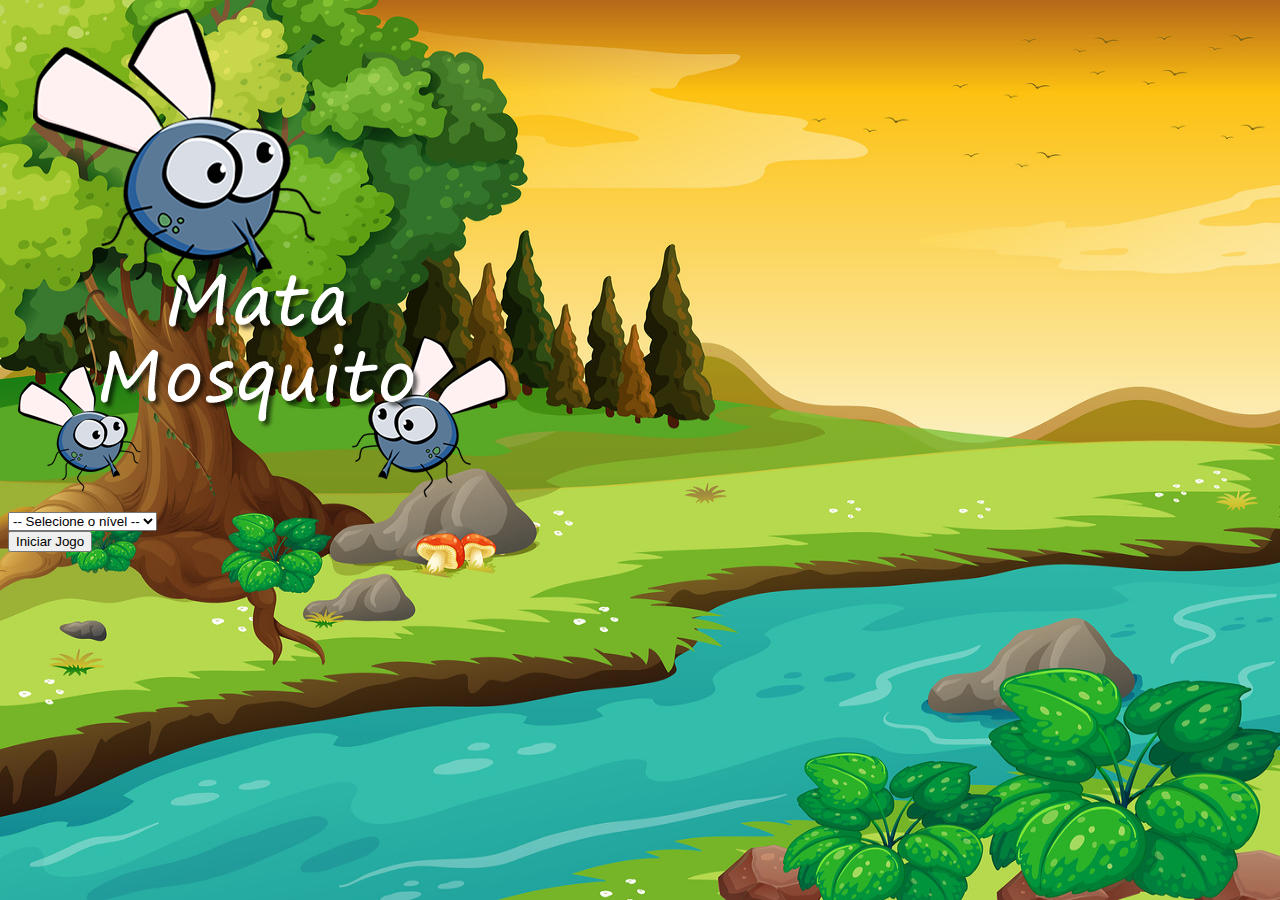
<file: index.html>
<!DOCTYPE html>
<html lang="pt-br">
<head>
    <meta charset="UTF-8">
    <title></title>

    <link href="https://cdn.jsdelivr.net/npm/bootstrap@5.3.2/dist/css/bootstrap.min.css" rel="stylesheet" integrity="sha384-T3c6CoIi6uLrA9TneNEoa7RxnatzjcDSCmG1MXxSR1GAsXEV/Dwwykc2MPK8M2HN" crossorigin="anonymous">
    <link rel="stylesheet" href="style.css">

    <script>
        function iniciarJogo(){
            var nivel = document.getElementById('nivel').value
            
            if(nivel === ''){
                alert('Selecione um nível para iniciar o jogo')
                return false
            }
            window.location.href = "app.html?" + nivel
        }
    </script>

</head>
<body>
    
    <div class="container">
        <div class="row">
            <div class="col">
                <div class="d-flex justify-content-center">
                    <img src="imagens/game.png">
                </div>
            </div>
        </div>

        <div class="row">
            <div class="col">
                <div class="d-flex justify-content-center">
                    <div class="mb-2">
                        <select class="form-control" id="nivel">
                            <option value="">-- Selecione o nível --</option>
                            <option value="normal">Normal</option>
                            <option value="dificil">Difícil</option>
                            <option value="chucknorris">Chuck Norris</option>
                        </select>
                    </div>
                </div>
            </div>
        </div>

        <div class="row">
            <div class="col">
                <div class="d-flex justify-content-center">
                    <button type="button" class="btn btn-danger btn-lg" onclick="iniciarJogo()">Iniciar Jogo</button>
                </div>
            </div>
        </div>
    </div>

</body>
</html>
</file>
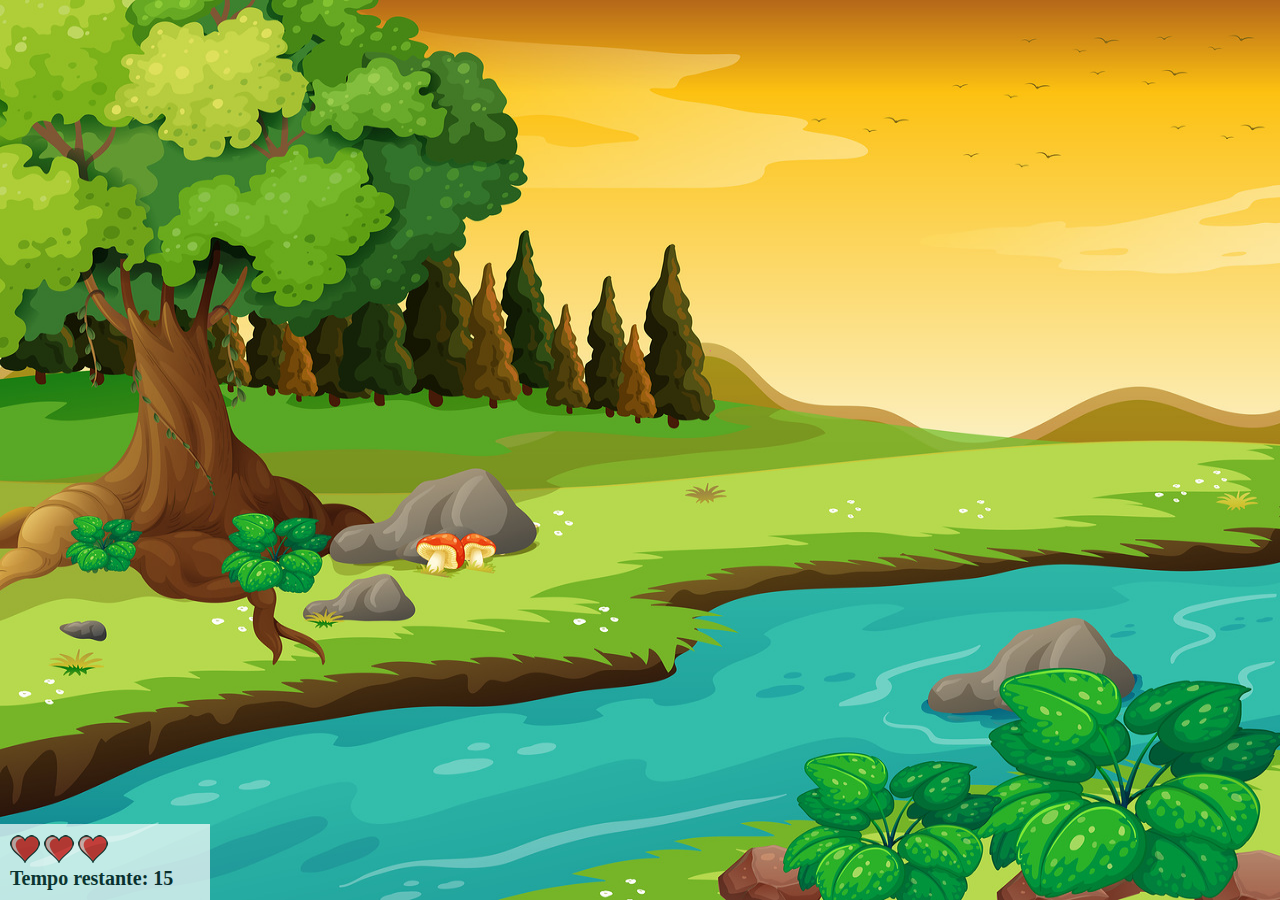
<file: app.html>
<!DOCTYPE html>
<html lang="pt-br">
    <head>
        <meta charset="UTF-8">
        <meta name="viewport" content="width=device-width, initial-scale=1.0">
        <title></title>
        <link rel="stylesheet" href="style.css">
        <script src="jogo.js"></script>
    </head>
<body onresize="ajustaTamanhoPalco()">
   
    <div class="painel">
        <div class="vidas">
            <img id="v1" src="imagens/coracao_cheio.png">
            <img id="v2" src="imagens/coracao_cheio.png">
            <img id="v3" src="imagens/coracao_cheio.png">
        </div>

        <div class="cronometro">
            Tempo restante: <span id="cronometro"></span>
        </div>
    </div>

    <script>

        document.getElementById('cronometro').innerHTML = tempo
        
        var criamosquito = setInterval( function(){
            posicaoRandomica()
        }, criamosquitotempo)
    </script>

    
</body>
</html>
</file>
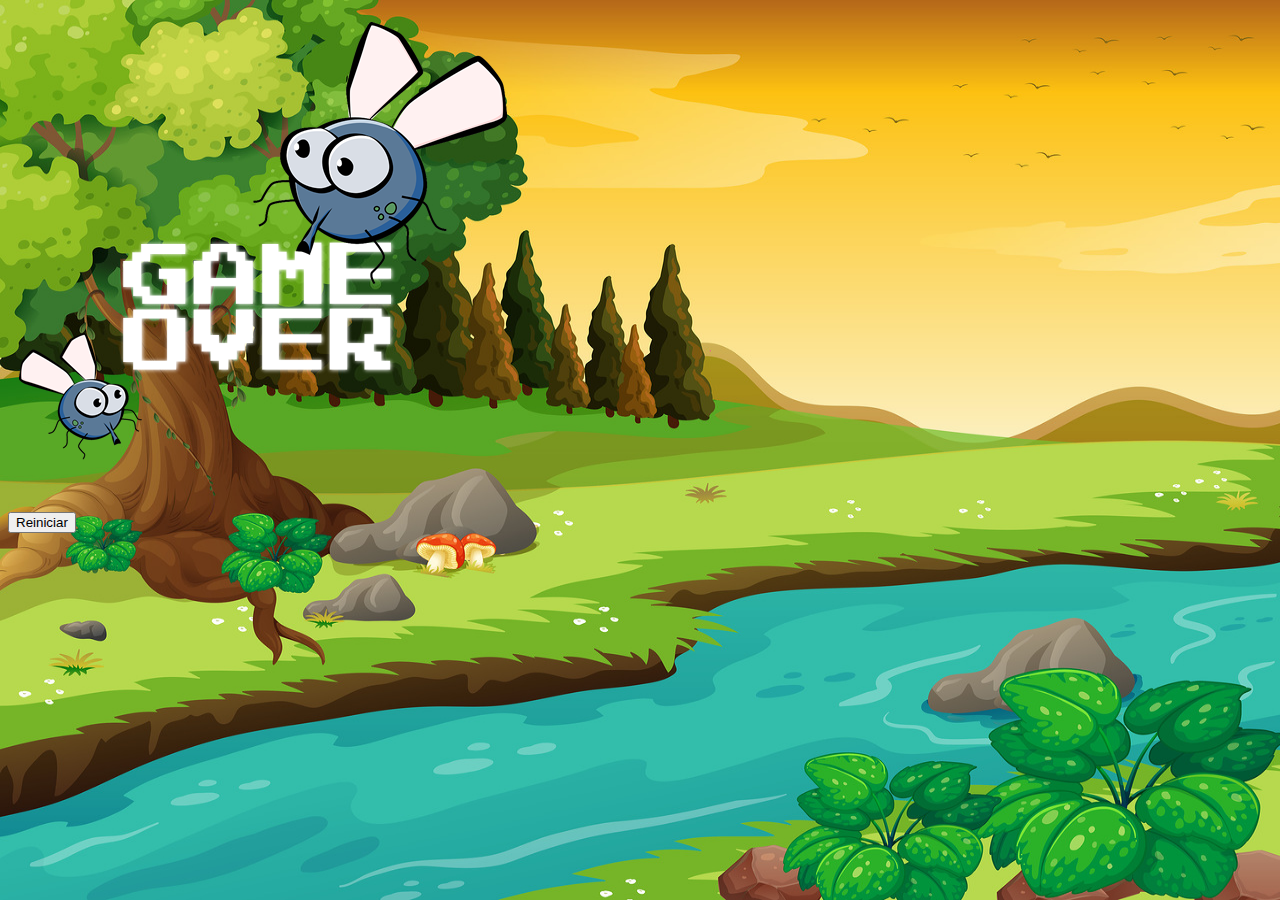
<file: fim_de_jogo.html>
<!DOCTYPE html>
<html lang="pt-br">
<head>
    <meta charset="UTF-8">
    <title></title>

    <link href="https://cdn.jsdelivr.net/npm/bootstrap@5.3.2/dist/css/bootstrap.min.css" rel="stylesheet" integrity="sha384-T3c6CoIi6uLrA9TneNEoa7RxnatzjcDSCmG1MXxSR1GAsXEV/Dwwykc2MPK8M2HN" crossorigin="anonymous">
    <link rel="stylesheet" href="style.css">

</head>
<body>
    
    <div class="container">
        <div class="row">
            <div class="col">
                <div class="d-flex justify-content-center">
                    <img src="imagens/game_over.png">
                </div>
            </div>
        </div>

        <div class="row">
            <div class="col">
                <div class="d-flex justify-content-center">
                    <button type="button" class="btn btn-dark btn-lg" onclick="window.location.href = 'index.html' ">Reiniciar</button>
                </div>
            </div>
        </div>
    </div>

</body>
</html>
</file>
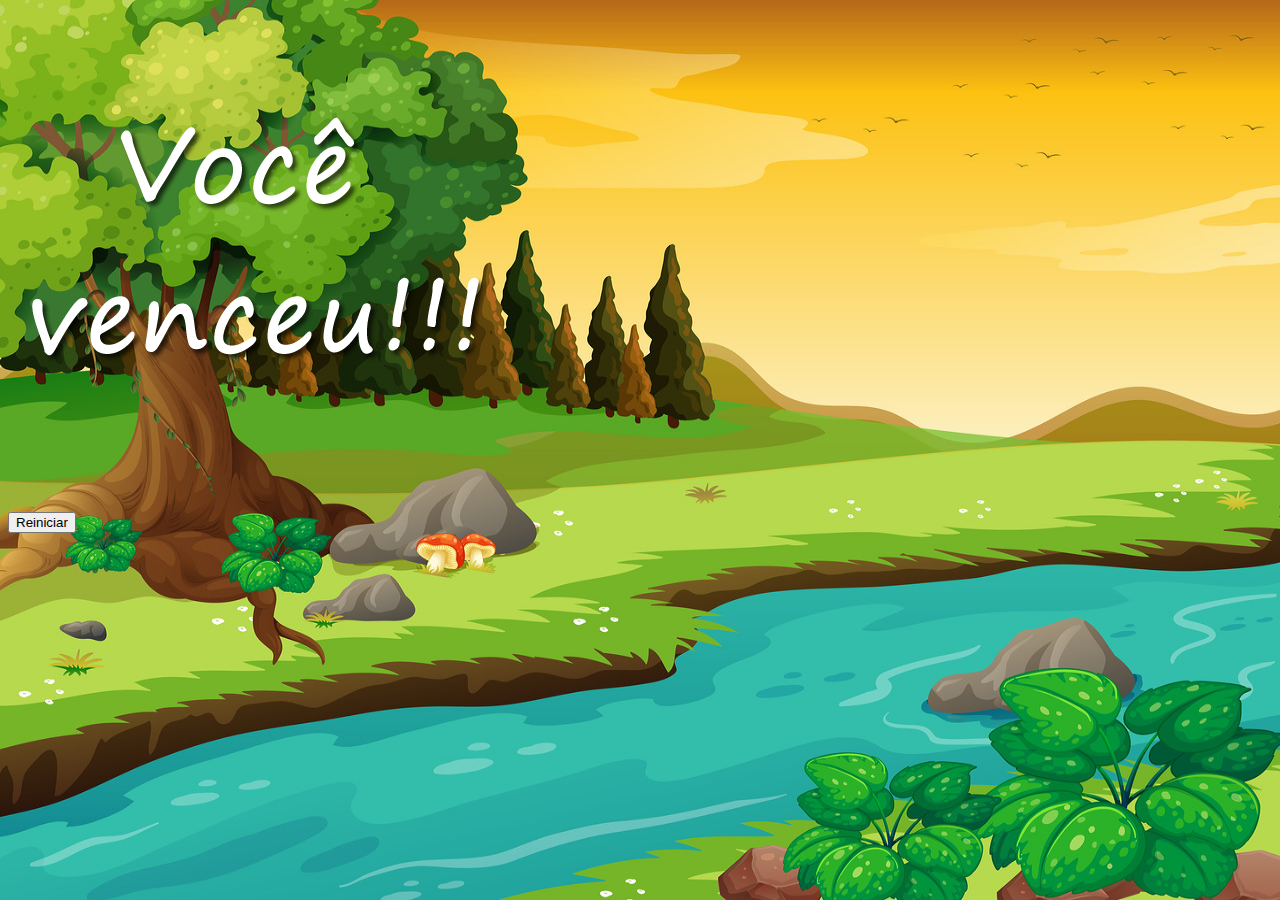
<file: vitoria.html>
<!DOCTYPE html>
<html lang="pt-br">
<head>
    <meta charset="UTF-8">
    <title></title>

    <link href="https://cdn.jsdelivr.net/npm/bootstrap@5.3.2/dist/css/bootstrap.min.css" rel="stylesheet" integrity="sha384-T3c6CoIi6uLrA9TneNEoa7RxnatzjcDSCmG1MXxSR1GAsXEV/Dwwykc2MPK8M2HN" crossorigin="anonymous">
    <link rel="stylesheet" href="style.css">

</head>
<body>
    
    <div class="container">
        <div class="row">
            <div class="col">
                <div class="d-flex justify-content-center">
                    <img src="imagens/vitoria.png">
                </div>
            </div>
        </div>

        <div class="row">
            <div class="col">
                <div class="d-flex justify-content-center">
                    <button type="button" class="btn btn-dark btn-lg" onclick="window.location.href = 'index.html' ">Reiniciar</button>
                </div>
            </div>
        </div>
    </div>

</body>
</html>
</file>
<file: style.css>
html{
    cursor: url(imagens/mata_mosca.png) 30 30, auto;
}
body{
    background-image: url(imagens/bg.jpg);
    background-repeat: no-repeat;
    background-size: 100vw 100vh;
}

.mosquito1 {
    width: 50px;
    height: 50px;
}

.mosquito2 {
    width: 70px;
    height: 70px;
}

.mosquito3 {
    width: 90px;
    height: 90px;
}

.ladoA {
    transform: scaleX(1);
}

.ladoB {
    transform: scaleX(-1);
}

.painel {
    position: absolute;
    width: 190px;
    padding: 10px;
    left: 0px;
    bottom: 0px;
    border-top: solid 1px #fff;
    background-color: #fff;
    opacity: 0.7;
}

.vidas{
    float: left;
}

.cronometro{
    float: left;
    font-size: 20px;
    font-weight: bold;
}
</file>
